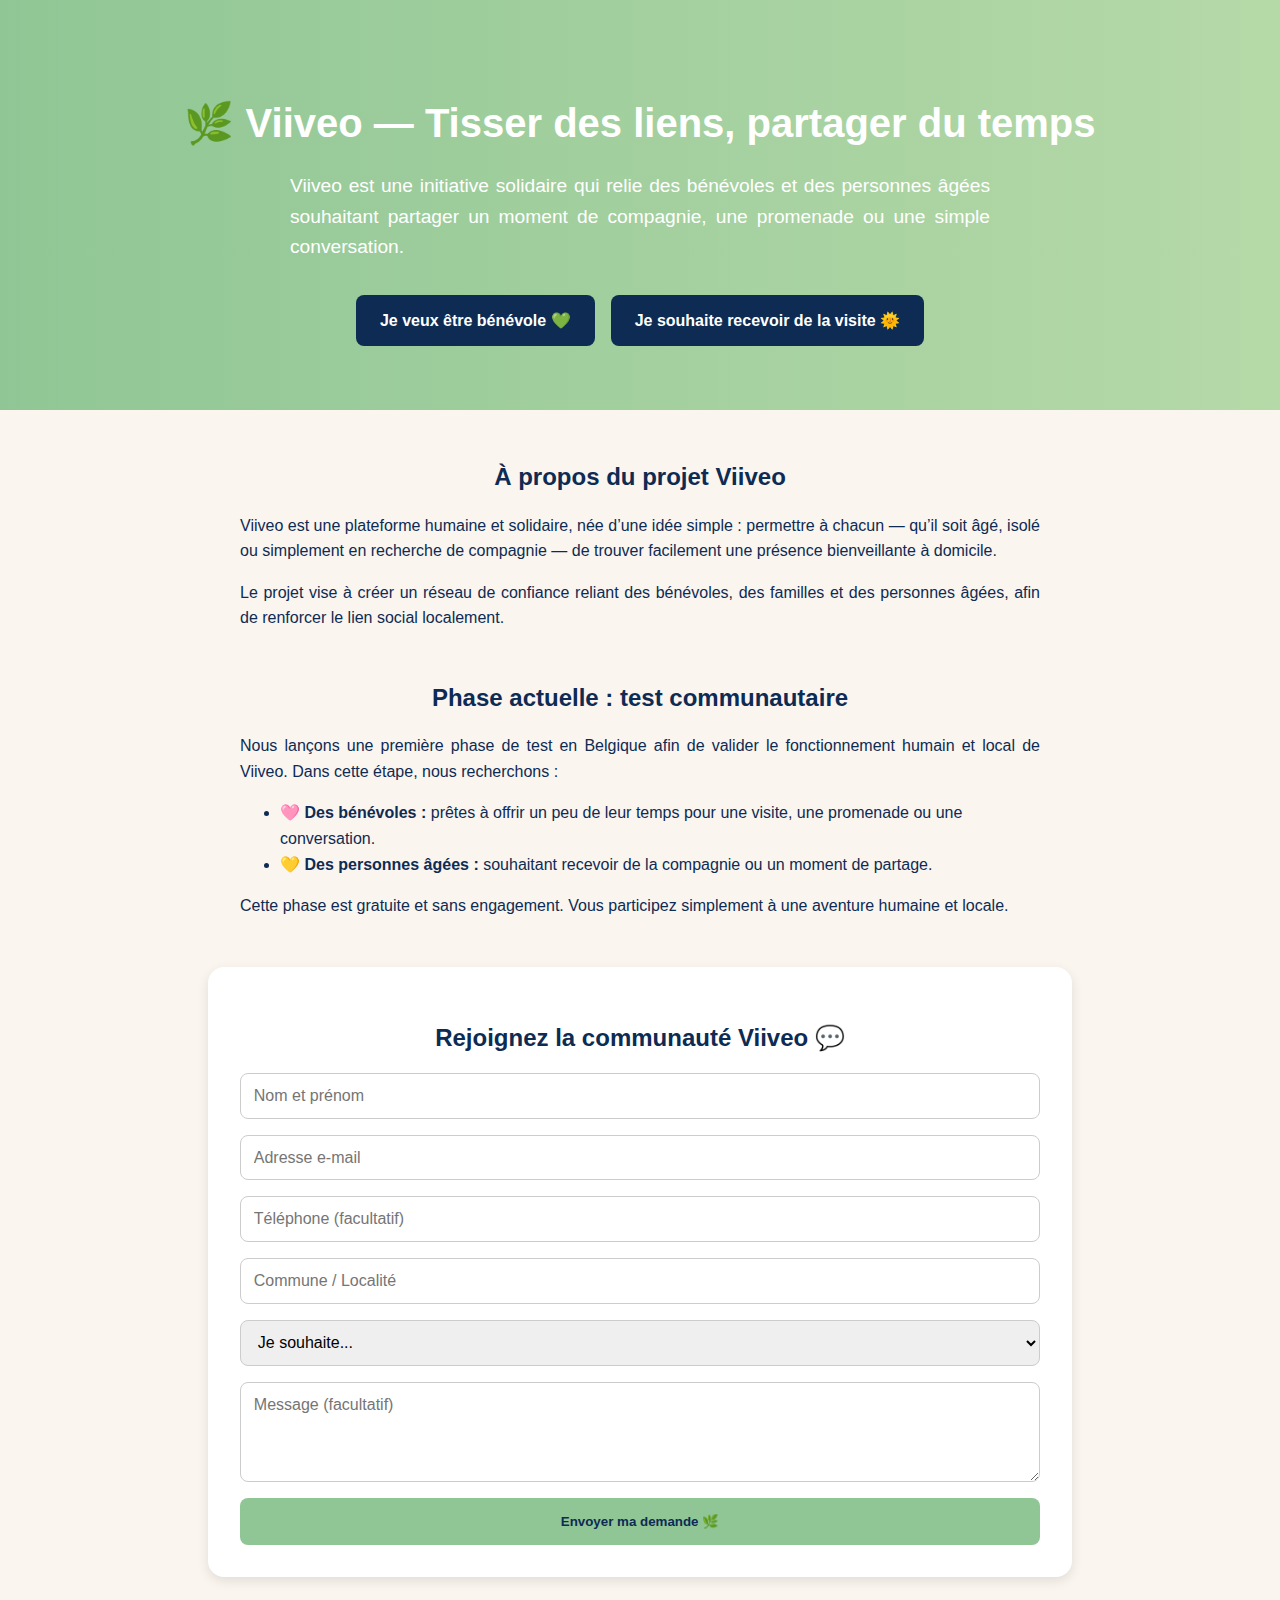
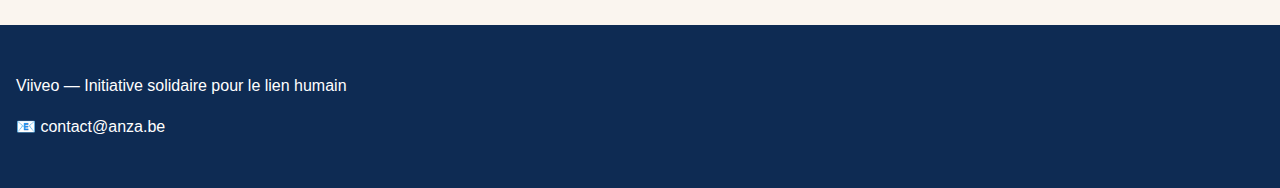
<file: landingpage.html>
<!DOCTYPE html>
<html lang="fr">
<head>
  <meta charset="UTF-8" />
  <meta name="viewport" content="width=device-width, initial-scale=1.0" />
  <title>Viiveo — Phase pilote solidaire</title>
  <style>
    body {
      margin: 0;
      font-family: "Poppins", sans-serif;
      background-color: #faf5ef;
      color: #0e2b53;
      line-height: 1.6;
    }
    header {
      background: linear-gradient(to right, #90c695, #b6d9a8);
      text-align: center;
      padding: 4rem 1rem;
      color: white;
    }
    header h1 {
      font-size: 2.5rem;
      margin-bottom: 1rem;
    }
    header p {
      font-size: 1.2rem;
      max-width: 700px;
      margin: 0 auto;
    }
    section {
      max-width: 800px;
      margin: 3rem auto;
      padding: 0 1.5rem;
    }
    h2 {
      color: #0e2b53;
      text-align: center;
      margin-bottom: 1rem;
    }
    p {
      text-align: justify;
    }
    .cta-buttons {
      display: flex;
      justify-content: center;
      gap: 1rem;
      margin-top: 2rem;
      flex-wrap: wrap;
    }
    .cta-buttons a {
      background: #0e2b53;
      color: white;
      padding: 0.8rem 1.5rem;
      border-radius: 8px;
      text-decoration: none;
      font-weight: 600;
      transition: background 0.3s;
    }
    .cta-buttons a:hover {
      background: #193f7a;
    }
    .form-section {
      background: white;
      border-radius: 16px;
      box-shadow: 0 4px 12px rgba(0, 0, 0, 0.1);
      padding: 2rem;
      margin-top: 3rem;
    }
    form {
      display: flex;
      flex-direction: column;
      gap: 1rem;
    }
    input, select, textarea {
      padding: 0.8rem;
      border-radius: 8px;
      border: 1px solid #ccc;
      font-family: inherit;
      font-size: 1rem;
    }
    button {
      background: #90c695;
      color: #0e2b53;
      font-weight: bold;
      border: none;
      padding: 1rem;
      border-radius: 8px;
      cursor: pointer;
      transition: background 0.3s;
    }
    button:hover {
      background: #7bb883;
    }
    footer {
      text-align: center;
      padding: 2rem 1rem;
      background-color: #0e2b53;
      color: white;
      margin-top: 3rem;
    }
  </style>
</head>
<body>

  <header>
    <h1>🌿 Viiveo — Tisser des liens, partager du temps</h1>
    <p>
      Viiveo est une initiative solidaire qui relie des bénévoles et des personnes âgées souhaitant partager un moment de compagnie, une promenade ou une simple conversation.
    </p>
    <div class="cta-buttons">
      <a href="#formulaire">Je veux être bénévole 💚</a>
      <a href="#formulaire">Je souhaite recevoir de la visite 🌞</a>
    </div>
  </header>

  <section>
    <h2>À propos du projet Viiveo</h2>
    <p>
      Viiveo est une plateforme humaine et solidaire, née d’une idée simple : permettre à chacun — qu’il soit âgé, isolé ou simplement en recherche de compagnie — de trouver facilement une présence bienveillante à domicile.
    </p>
    <p>
      Le projet vise à créer un réseau de confiance reliant des bénévoles, des familles et des personnes âgées, afin de renforcer le lien social localement. 
    </p>
  </section>

  <section>
    <h2>Phase actuelle : test communautaire</h2>
    <p>
      Nous lançons une première phase de test en Belgique afin de valider le fonctionnement humain et local de Viiveo. 
      Dans cette étape, nous recherchons :
    </p>
    <ul>
      <li><strong>🩷 Des bénévoles :</strong> prêtes à offrir un peu de leur temps pour une visite, une promenade ou une conversation.</li>
      <li><strong>💛 Des personnes âgées :</strong> souhaitant recevoir de la compagnie ou un moment de partage.</li>
    </ul>
    <p>
      Cette phase est gratuite et sans engagement. Vous participez simplement à une aventure humaine et locale.
    </p>
  </section>

  <section class="form-section" id="formulaire">
    <h2>Rejoignez la communauté Viiveo 💬</h2>
    <form action="https://YOUR_GOOGLE_APPS_SCRIPT_URL_HERE" method="POST">
      <input type="text" name="Nom" placeholder="Nom et prénom" required />
      <input type="email" name="Email" placeholder="Adresse e-mail" required />
      <input type="text" name="Téléphone" placeholder="Téléphone (facultatif)" />
      <input type="text" name="Commune" placeholder="Commune / Localité" required />
      <select name="Rôle" required>
        <option value="">Je souhaite...</option>
        <option value="Bénévole">Offrir un peu de mon temps comme bénévole</option>
        <option value="Visite">Recevoir de la compagnie</option>
      </select>
      <textarea name="Message" rows="4" placeholder="Message (facultatif)"></textarea>
      <button type="submit">Envoyer ma demande 🌿</button>
    </form>
  </section>

  <footer>
    <p>Viiveo — Initiative solidaire pour le lien humain</p>
    <p>📧 contact@anza.be</p>
  </footer>

</body>
</html>
</file>
